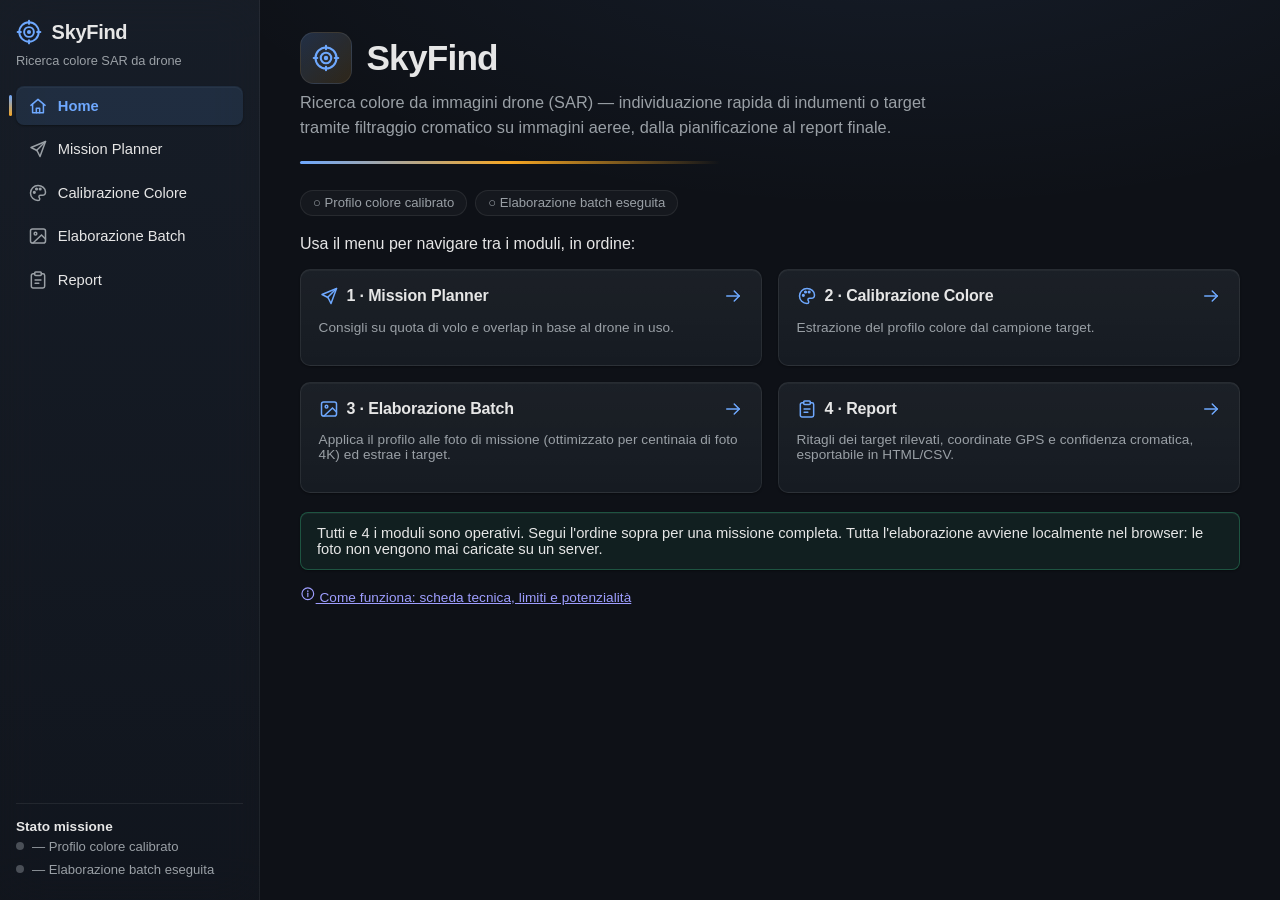
<file: index.html>
<!DOCTYPE html>
<html lang="it">
<head>
<meta charset="utf-8" />
<meta name="viewport" content="width=device-width, initial-scale=1, viewport-fit=cover" />
<meta name="theme-color" content="#0e1117" />
<title>SkyFind</title>
<link rel="icon" type="image/svg+xml" href="data:image/svg+xml,%3Csvg xmlns='http://www.w3.org/2000/svg' viewBox='0 0 24 24'%3E%3Crect width='24' height='24' rx='6' fill='%230e1117'/%3E%3Cg fill='none' stroke='%236EA8FE' stroke-width='1.8' stroke-linecap='round'%3E%3Ccircle cx='12' cy='12' r='7.5'/%3E%3Ccircle cx='12' cy='12' r='3.6'/%3E%3Cpath d='M12 2.5v2.6M12 18.9v2.6M2.5 12h2.6M18.9 12h2.6'/%3E%3C/g%3E%3Ccircle cx='12' cy='12' r='1' fill='%23F5A623'/%3E%3C/svg%3E" />
<!--
  APP_VERSION: cambia SOLO questo valore ad ogni modifica di un file .js o
  .css dell'app (es. all'hash del commit, o incrementa di 1). Il "?v=..."
  aggiunto agli URL qui sotto e in fondo alla pagina forza il browser a
  scaricare la versione nuova invece di riusare quella in cache — senza
  questo, un Ctrl+Shift+R a volte non basta a far vedere le modifiche
  appena pubblicate. (opencv.js non è versionato: è una libreria esterna
  pesante che non modifichiamo mai, meglio lasciarla in cache a lungo).
-->
<script>window.APP_VERSION = '19';</script>
<script>document.write('<link rel="stylesheet" href="style.css?v=' + window.APP_VERSION + '" />');</script>
</head>
<body>
<div id="sf-layout">

  <aside id="sf-sidebar">
    <div class="sf-brand">
      <span class="sf-brand-icon" data-icon="radar"></span>
      <h2>SkyFind</h2>
    </div>
    <div class="sf-sidebar-tagline">Ricerca colore SAR da drone</div>

    <nav id="sf-nav">
      <a class="sf-nav-link" id="nav-home" onclick="SF.navigate('home')"><span class="sf-nav-ico" data-icon="home"></span><span class="sf-nav-lbl"><span class="sf-l">Home</span><span class="sf-s">Home</span></span></a>
      <a class="sf-nav-link" id="nav-mission" onclick="SF.navigate('mission')"><span class="sf-nav-ico" data-icon="plane"></span><span class="sf-nav-lbl"><span class="sf-l">Mission Planner</span><span class="sf-s">Planner</span></span></a>
      <a class="sf-nav-link" id="nav-calibrazione" onclick="SF.navigate('calibrazione')"><span class="sf-nav-ico" data-icon="palette"></span><span class="sf-nav-lbl"><span class="sf-l">Calibrazione Colore</span><span class="sf-s">Colore</span></span></a>
      <a class="sf-nav-link" id="nav-batch" onclick="SF.navigate('batch')"><span class="sf-nav-ico" data-icon="image"></span><span class="sf-nav-lbl"><span class="sf-l">Elaborazione Batch</span><span class="sf-s">Batch</span></span></a>
      <a class="sf-nav-link" id="nav-report" onclick="SF.navigate('report')"><span class="sf-nav-ico" data-icon="clipboard"></span><span class="sf-nav-lbl"><span class="sf-l">Report</span><span class="sf-s">Report</span></span></a>
    </nav>

    <div class="sf-status-block">
      <strong>Stato missione</strong>
      <div id="sf-status-rows"></div>
    </div>
  </aside>

  <main id="sf-main">

    <section id="page-home" class="sf-page">
      <div class="sf-header"><div class="sf-icon" data-icon="radar"></div><h1>SkyFind</h1></div>
      <div class="sf-subtitle">
        Ricerca colore da immagini drone (SAR) — individuazione rapida di indumenti o target tramite filtraggio
        cromatico su immagini aeree, dalla pianificazione al report finale.
      </div>
      <div class="sf-divider"></div>

      <div id="home-status" class="sf-home-status"></div>

      <p>Usa il menu per navigare tra i moduli, in ordine:</p>

      <div class="sf-home-grid">
        <a class="sf-card sf-home-card" href="#mission" title="Apri: Mission Planner">
          <h3><span data-icon="plane"></span> 1 · Mission Planner<span class="sf-card-go" data-icon="arrow-right"></span></h3>
          <p class="sf-caption">Consigli su quota di volo e overlap in base al drone in uso.</p>
        </a>
        <a class="sf-card sf-home-card" href="#calibrazione" title="Apri: Calibrazione Colore">
          <h3><span data-icon="palette"></span> 2 · Calibrazione Colore<span class="sf-card-go" data-icon="arrow-right"></span></h3>
          <p class="sf-caption">Estrazione del profilo colore dal campione target.</p>
        </a>
        <a class="sf-card sf-home-card" href="#batch" title="Apri: Elaborazione Batch">
          <h3><span data-icon="image"></span> 3 · Elaborazione Batch<span class="sf-card-go" data-icon="arrow-right"></span></h3>
          <p class="sf-caption">Applica il profilo alle foto di missione (ottimizzato per centinaia di foto 4K) ed estrae i target.</p>
        </a>
        <a class="sf-card sf-home-card" href="#report" title="Apri: Report">
          <h3><span data-icon="clipboard"></span> 4 · Report<span class="sf-card-go" data-icon="arrow-right"></span></h3>
          <p class="sf-caption">Ritagli dei target rilevati, coordinate GPS e confidenza cromatica, esportabile in HTML/CSV.</p>
        </a>
      </div>

      <div class="sf-success" style="margin-top:1.2rem;">
        Tutti e 4 i moduli sono operativi. Segui l'ordine sopra per una missione completa. Tutta l'elaborazione avviene
        localmente nel browser: le foto non vengono mai caricate su un server.
      </div>
      <p class="sf-caption" style="margin-top:1rem;"><a href="info/" target="_blank" rel="noopener"><span data-icon="info"></span> Come funziona: scheda tecnica, limiti e potenzialità</a></p>
    </section>

    <section id="page-mission" class="sf-page">
      <div class="sf-module-pill">MODULO 1 DI 4</div>
      <div class="sf-header"><div class="sf-icon" data-icon="plane"></div><h1>Mission Planner Assistant</h1></div>
      <div class="sf-subtitle">Seleziona il drone: quota di volo e overlap consigliati sono automatici.</div>
      <div class="sf-divider"></div>
      <div id="mp-content"></div>
      <div class="sf-pagenav" data-page="mission"></div>
    </section>

    <section id="page-calibrazione" class="sf-page">
      <div class="sf-module-pill">MODULO 2 DI 4</div>
      <div class="sf-header"><div class="sf-icon" data-icon="palette"></div><h1>Calibrazione Colore Campione</h1></div>
      <div class="sf-subtitle">Scegli il colore del target col contagocce su una foto oppure da una palette. Il resto è automatico.</div>
      <div class="sf-divider"></div>
      <div id="calib-content"></div>
      <div class="sf-pagenav" data-page="calibrazione"></div>
    </section>

    <section id="page-batch" class="sf-page">
      <div class="sf-module-pill">MODULO 3 DI 4</div>
      <div class="sf-header"><div class="sf-icon" data-icon="image"></div><h1>Elaborazione Batch</h1></div>
      <div class="sf-subtitle">Applica il profilo colore calibrato a un lotto di foto di missione ed estrae i target rilevati.</div>
      <div class="sf-divider"></div>
      <div id="batch-content"></div>
      <div class="sf-pagenav" data-page="batch"></div>
    </section>

    <section id="page-report" class="sf-page">
      <div class="sf-module-pill">MODULO 4 DI 4</div>
      <div class="sf-header"><div class="sf-icon" data-icon="clipboard"></div><h1>Report Rilevamenti</h1></div>
      <div class="sf-divider"></div>
      <div id="report-content"></div>
      <div class="sf-pagenav" data-page="report"></div>
    </section>

  </main>
</div>

<script>
  // Carica gli script del progetto con "?v=APP_VERSION" per bypassare la cache del browser
  // (vedi commento APP_VERSION in <head>). opencv.js resta senza versione: libreria esterna
  // pesante mai modificata da noi, va bene tenerla in cache a lungo.
  (function () {
    var v = window.APP_VERSION;
    var files = [
      'drones_data.js',
      'icons.js',
      'color_calib.js',
      'geo_utils.js',
      'exif_gps.js',
      'scene_colors.js',
    ];
    files.forEach(function (f) {
      document.write('<scr' + 'ipt src="' + f + '?v=' + v + '"></scr' + 'ipt>');
    });
  })();
</script>
<script src="opencv.js"></script>
<script>
  (function () {
    var v = window.APP_VERSION;
    var files = [
      'js/app.js',
      'js/mission_planner.js',
      'js/calibrazione.js',
      'js/batch.js',
      'js/report.js',
    ];
    files.forEach(function (f) {
      document.write('<scr' + 'ipt src="' + f + '?v=' + v + '"></scr' + 'ipt>');
    });
  })();
</script>
</body>
</html>
</file>
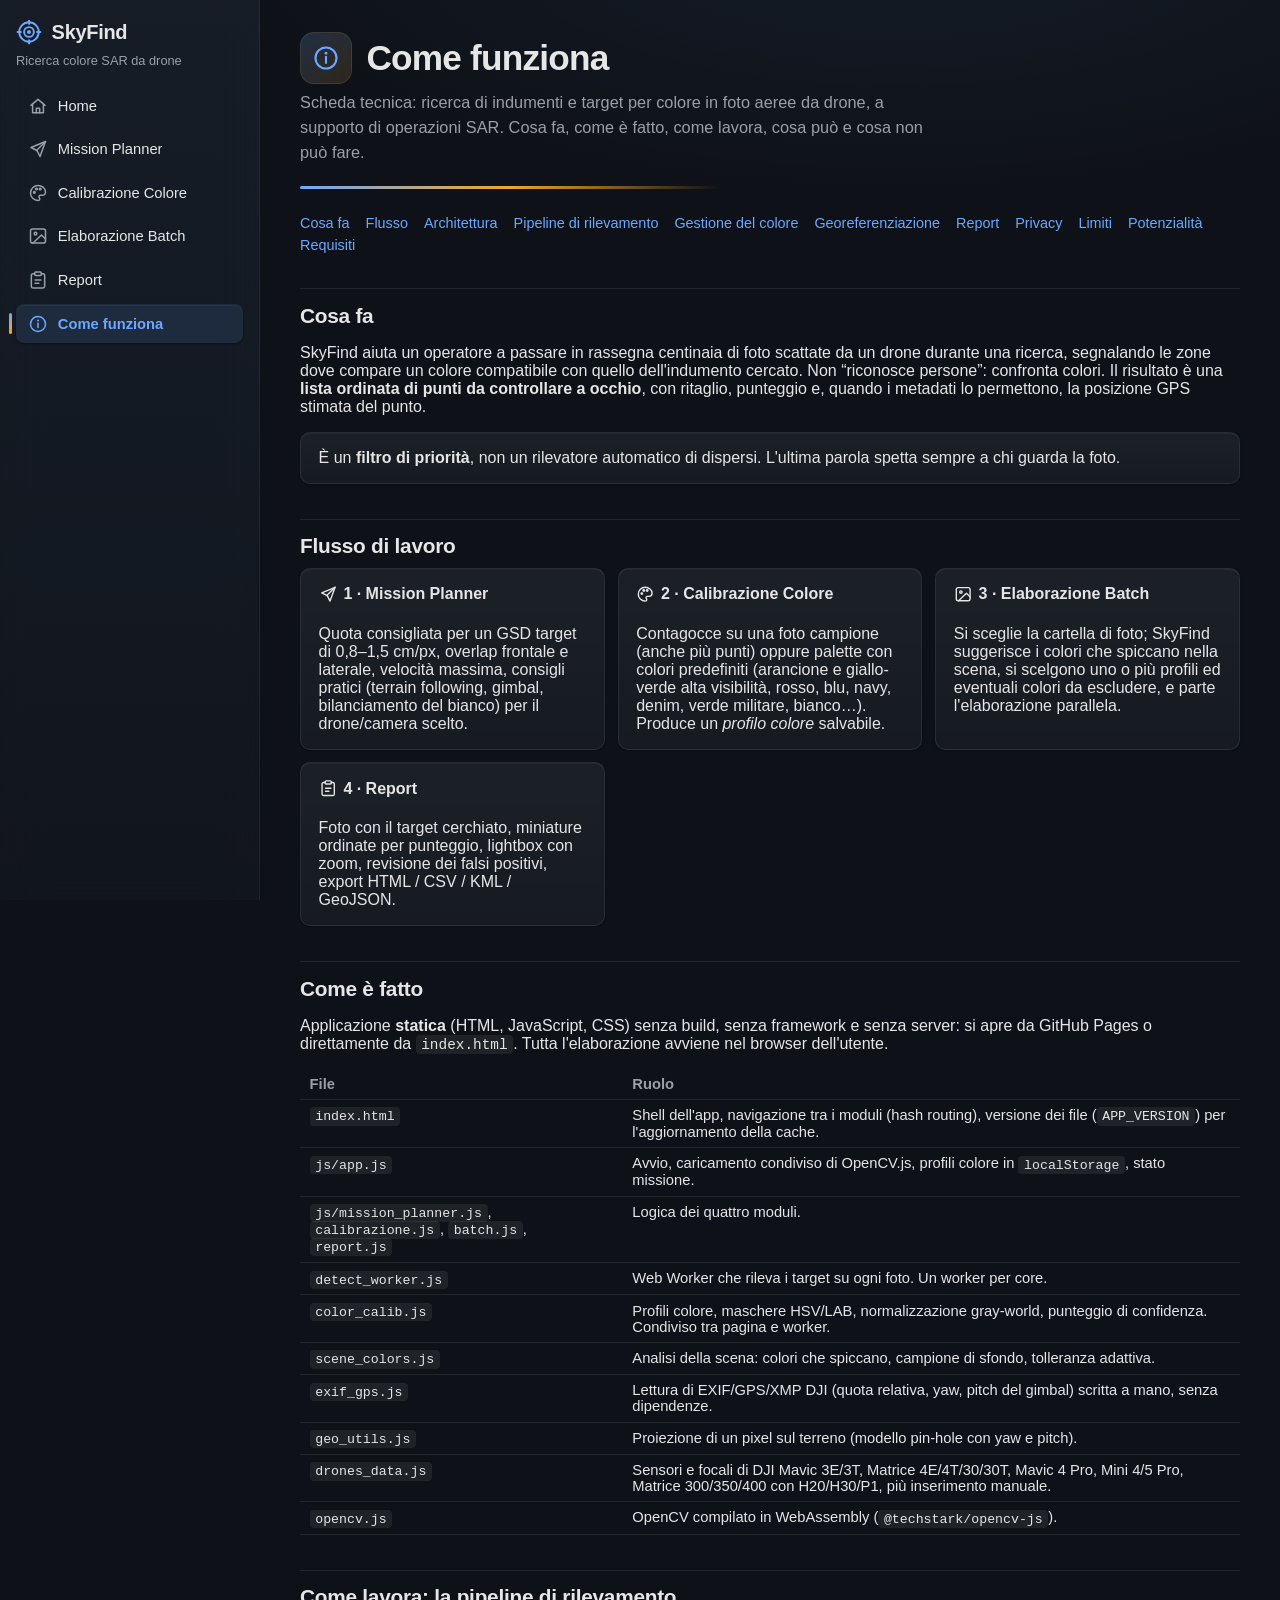
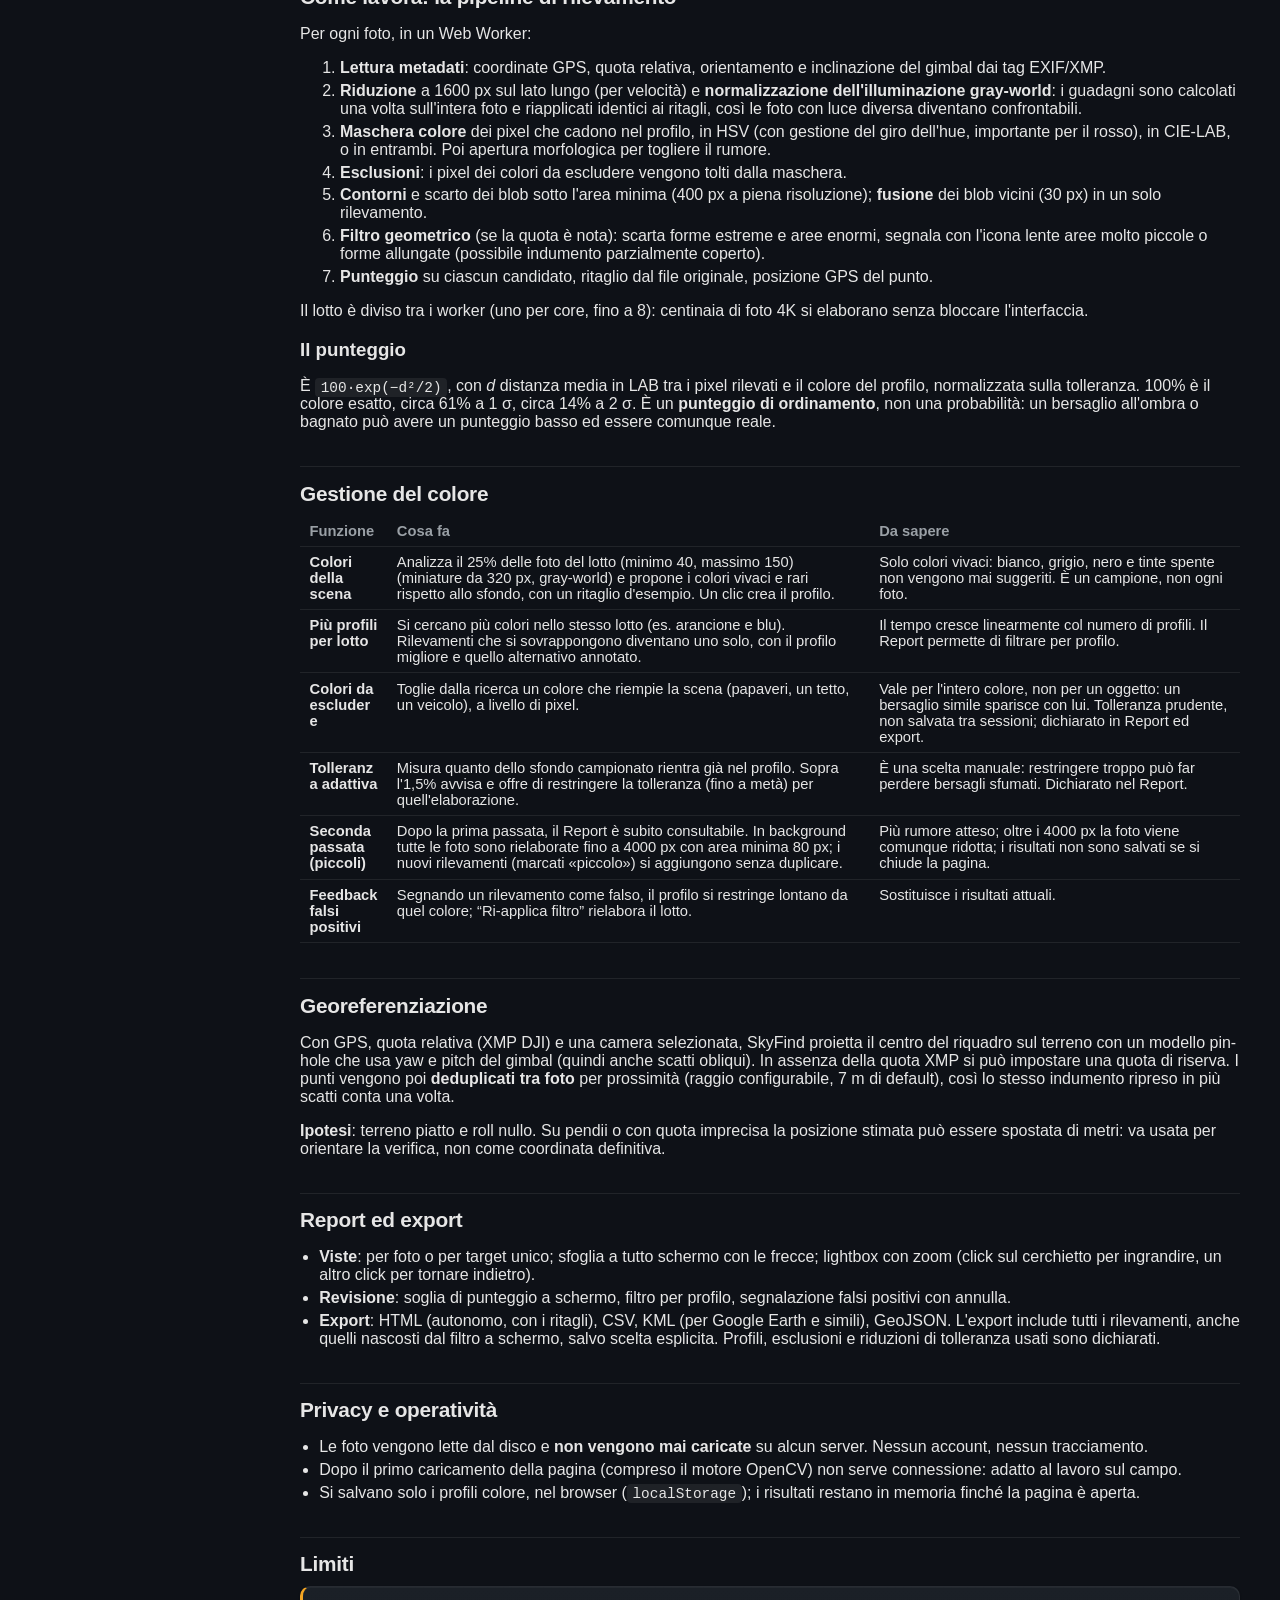
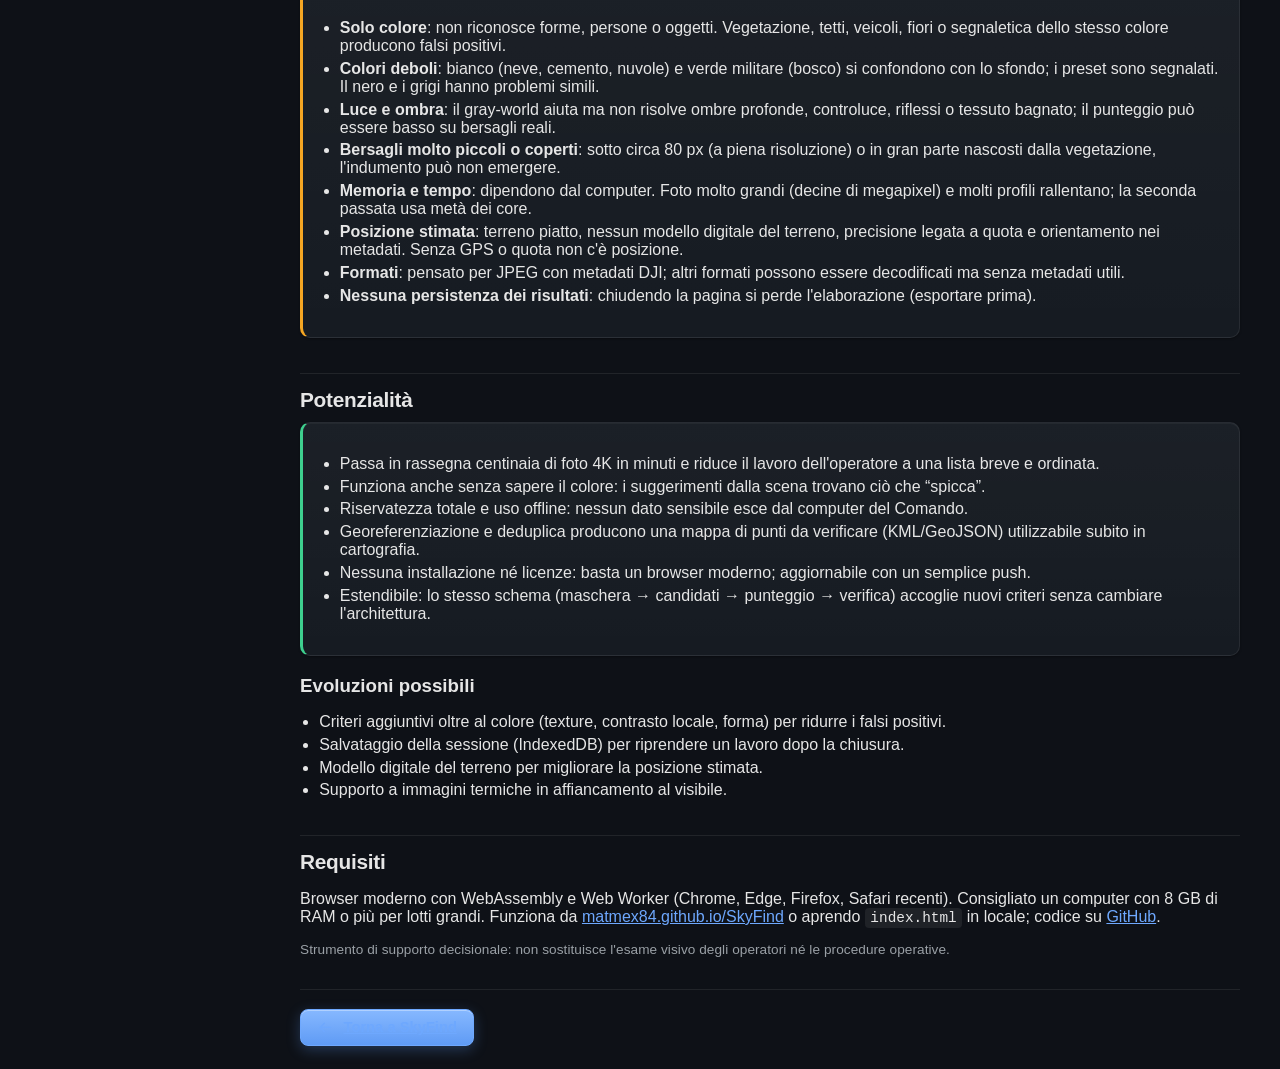
<file: info/index.html>
<!DOCTYPE html>
<html lang="it">
<head>
<meta charset="utf-8">
<meta name="viewport" content="width=device-width, initial-scale=1, viewport-fit=cover">
<meta name="theme-color" content="#0e1117">
<title>SkyFind — Scheda tecnica</title>
<link rel="icon" type="image/svg+xml" href="data:image/svg+xml,%3Csvg xmlns='http://www.w3.org/2000/svg' viewBox='0 0 24 24'%3E%3Crect width='24' height='24' rx='6' fill='%230e1117'/%3E%3Cg fill='none' stroke='%236EA8FE' stroke-width='1.8' stroke-linecap='round'%3E%3Ccircle cx='12' cy='12' r='7.5'/%3E%3Ccircle cx='12' cy='12' r='3.6'/%3E%3Cpath d='M12 2.5v2.6M12 18.9v2.6M2.5 12h2.6M18.9 12h2.6'/%3E%3C/g%3E%3Ccircle cx='12' cy='12' r='1' fill='%23F5A623'/%3E%3C/svg%3E" />
<link rel="stylesheet" href="../style.css?v=19">
<style>
  #sf-main h2{margin:2.2rem 0 .6rem;padding-top:.9rem;border-top:1px solid var(--border);font-size:1.3rem}
  #sf-main h3{margin:1.2rem 0 .3rem}
  #sf-main code{background:rgba(255,255,255,.07);padding:.1rem .35rem;border-radius:4px;font-size:.9em}
  #sf-main a{color:var(--accent)}
  #sf-main ul{padding-left:1.2rem} #sf-main li{margin:.3rem 0}
  .grid{display:grid;grid-template-columns:repeat(auto-fit,minmax(240px,1fr));gap:.8rem}
  .grid .sf-card strong{display:flex;align-items:center;gap:.4rem;margin-bottom:.2rem}
  .sf-card.ok{border-left:3px solid var(--good)} .sf-card.no{border-left:3px solid var(--accent-warm)}
  .tablewrap{overflow-x:auto}
  table{border-collapse:collapse;width:100%;font-size:.92rem}
  th,td{text-align:left;border-bottom:1px solid var(--border);padding:.45rem .6rem;vertical-align:top}
  th{color:var(--muted);font-weight:600}
  nav.toc{display:flex;flex-wrap:wrap;gap:.4rem 1rem;font-size:.9rem;margin:0 0 .5rem}
  nav.toc a{text-decoration:none} nav.toc a:hover{text-decoration:underline}
  pre{background:rgba(255,255,255,.05);padding:.8rem 1rem;border-radius:8px;overflow-x:auto;font-size:.85rem}
  .sf-pagenav{display:flex;margin-top:2rem}
</style>
</head>
<body>
<div id="sf-layout">
  <aside id="sf-sidebar">
    <div class="sf-brand"><span class="sf-brand-icon" data-icon="radar"></span><h2>SkyFind</h2></div>
    <div class="sf-sidebar-tagline">Ricerca colore SAR da drone</div>
    <nav id="sf-nav">
      <a class="sf-nav-link" href="../#home"><span class="sf-nav-ico" data-icon="home"></span><span class="sf-nav-lbl"><span class="sf-l">Home</span><span class="sf-s">Home</span></span></a>
      <a class="sf-nav-link" href="../#mission"><span class="sf-nav-ico" data-icon="plane"></span><span class="sf-nav-lbl"><span class="sf-l">Mission Planner</span><span class="sf-s">Planner</span></span></a>
      <a class="sf-nav-link" href="../#calibrazione"><span class="sf-nav-ico" data-icon="palette"></span><span class="sf-nav-lbl"><span class="sf-l">Calibrazione Colore</span><span class="sf-s">Colore</span></span></a>
      <a class="sf-nav-link" href="../#batch"><span class="sf-nav-ico" data-icon="image"></span><span class="sf-nav-lbl"><span class="sf-l">Elaborazione Batch</span><span class="sf-s">Batch</span></span></a>
      <a class="sf-nav-link" href="../#report"><span class="sf-nav-ico" data-icon="clipboard"></span><span class="sf-nav-lbl"><span class="sf-l">Report</span><span class="sf-s">Report</span></span></a>
      <a class="sf-nav-link active" href="./" aria-current="page"><span class="sf-nav-ico" data-icon="info"></span><span class="sf-nav-lbl"><span class="sf-l">Come funziona</span><span class="sf-s">Info</span></span></a>
    </nav>
  </aside>
  <main id="sf-main">
    <div class="sf-header"><div class="sf-icon" data-icon="info"></div><h1>Come funziona</h1></div>
    <div class="sf-subtitle">Scheda tecnica: ricerca di indumenti e target per colore in foto aeree da drone, a supporto di operazioni SAR. Cosa fa, come è fatto, come lavora, cosa può e cosa non può fare.</div>
    <div class="sf-divider"></div>
    <nav class="toc">
    <a href="#cosa">Cosa fa</a><a href="#flusso">Flusso</a><a href="#architettura">Architettura</a><a href="#pipeline">Pipeline di rilevamento</a>
    <a href="#colore">Gestione del colore</a><a href="#geo">Georeferenziazione</a><a href="#report">Report</a><a href="#privacy">Privacy</a>
    <a href="#limiti">Limiti</a><a href="#potenzialita">Potenzialità</a><a href="#req">Requisiti</a>
  </nav>

  <h2 id="cosa">Cosa fa</h2>
  <p>SkyFind aiuta un operatore a passare in rassegna centinaia di foto scattate da un drone durante una ricerca, segnalando le zone dove compare un colore compatibile con quello dell'indumento cercato. Non “riconosce persone”: confronta colori. Il risultato è una <strong>lista ordinata di punti da controllare a occhio</strong>, con ritaglio, punteggio e, quando i metadati lo permettono, la posizione GPS stimata del punto.</p>
  <div class="sf-card">È un <strong>filtro di priorità</strong>, non un rilevatore automatico di dispersi. L'ultima parola spetta sempre a chi guarda la foto.</div>

  <h2 id="flusso">Flusso di lavoro</h2>
  <div class="grid">
    <div class="sf-card"><strong><span data-icon="plane"></span> 1 · Mission Planner</strong><br>Quota consigliata per un GSD target di 0,8–1,5 cm/px, overlap frontale e laterale, velocità massima, consigli pratici (terrain following, gimbal, bilanciamento del bianco) per il drone/camera scelto.</div>
    <div class="sf-card"><strong><span data-icon="palette"></span> 2 · Calibrazione Colore</strong><br>Contagocce su una foto campione (anche più punti) oppure palette con colori predefiniti (arancione e giallo-verde alta visibilità, rosso, blu, navy, denim, verde militare, bianco…). Produce un <em>profilo colore</em> salvabile.</div>
    <div class="sf-card"><strong><span data-icon="image"></span> 3 · Elaborazione Batch</strong><br>Si sceglie la cartella di foto; SkyFind suggerisce i colori che spiccano nella scena, si scelgono uno o più profili ed eventuali colori da escludere, e parte l'elaborazione parallela.</div>
    <div class="sf-card"><strong><span data-icon="clipboard"></span> 4 · Report</strong><br>Foto con il target cerchiato, miniature ordinate per punteggio, lightbox con zoom, revisione dei falsi positivi, export HTML / CSV / KML / GeoJSON.</div>
  </div>

  <h2 id="architettura">Come è fatto</h2>
  <p>Applicazione <strong>statica</strong> (HTML, JavaScript, CSS) senza build, senza framework e senza server: si apre da GitHub Pages o direttamente da <code>index.html</code>. Tutta l'elaborazione avviene nel browser dell'utente.</p>
  <div class="tablewrap"><table>
    <tr><th>File</th><th>Ruolo</th></tr>
    <tr><td><code>index.html</code></td><td>Shell dell'app, navigazione tra i moduli (hash routing), versione dei file (<code>APP_VERSION</code>) per l'aggiornamento della cache.</td></tr>
    <tr><td><code>js/app.js</code></td><td>Avvio, caricamento condiviso di OpenCV.js, profili colore in <code>localStorage</code>, stato missione.</td></tr>
    <tr><td><code>js/mission_planner.js</code>, <code>calibrazione.js</code>, <code>batch.js</code>, <code>report.js</code></td><td>Logica dei quattro moduli.</td></tr>
    <tr><td><code>detect_worker.js</code></td><td>Web Worker che rileva i target su ogni foto. Un worker per core.</td></tr>
    <tr><td><code>color_calib.js</code></td><td>Profili colore, maschere HSV/LAB, normalizzazione gray-world, punteggio di confidenza. Condiviso tra pagina e worker.</td></tr>
    <tr><td><code>scene_colors.js</code></td><td>Analisi della scena: colori che spiccano, campione di sfondo, tolleranza adattiva.</td></tr>
    <tr><td><code>exif_gps.js</code></td><td>Lettura di EXIF/GPS/XMP DJI (quota relativa, yaw, pitch del gimbal) scritta a mano, senza dipendenze.</td></tr>
    <tr><td><code>geo_utils.js</code></td><td>Proiezione di un pixel sul terreno (modello pin-hole con yaw e pitch).</td></tr>
    <tr><td><code>drones_data.js</code></td><td>Sensori e focali di DJI Mavic 3E/3T, Matrice 4E/4T/30/30T, Mavic 4 Pro, Mini 4/5 Pro, Matrice 300/350/400 con H20/H30/P1, più inserimento manuale.</td></tr>
    <tr><td><code>opencv.js</code></td><td>OpenCV compilato in WebAssembly (<code>@techstark/opencv-js</code>).</td></tr>
  </table></div>

  <h2 id="pipeline">Come lavora: la pipeline di rilevamento</h2>
  <p>Per ogni foto, in un Web Worker:</p>
  <ol>
    <li><strong>Lettura metadati</strong>: coordinate GPS, quota relativa, orientamento e inclinazione del gimbal dai tag EXIF/XMP.</li>
    <li><strong>Riduzione</strong> a 1600 px sul lato lungo (per velocità) e <strong>normalizzazione dell'illuminazione gray-world</strong>: i guadagni sono calcolati una volta sull'intera foto e riapplicati identici ai ritagli, così le foto con luce diversa diventano confrontabili.</li>
    <li><strong>Maschera colore</strong> dei pixel che cadono nel profilo, in HSV (con gestione del giro dell'hue, importante per il rosso), in CIE-LAB, o in entrambi. Poi apertura morfologica per togliere il rumore.</li>
    <li><strong>Esclusioni</strong>: i pixel dei colori da escludere vengono tolti dalla maschera.</li>
    <li><strong>Contorni</strong> e scarto dei blob sotto l'area minima (400 px a piena risoluzione); <strong>fusione</strong> dei blob vicini (30 px) in un solo rilevamento.</li>
    <li><strong>Filtro geometrico</strong> (se la quota è nota): scarta forme estreme e aree enormi, segnala con l'icona lente aree molto piccole o forme allungate (possibile indumento parzialmente coperto).</li>
    <li><strong>Punteggio</strong> su ciascun candidato, ritaglio dal file originale, posizione GPS del punto.</li>
  </ol>
  <p>Il lotto è diviso tra i worker (uno per core, fino a 8): centinaia di foto 4K si elaborano senza bloccare l'interfaccia.</p>
  <h3>Il punteggio</h3>
  <p>È <code>100·exp(−d²/2)</code>, con <em>d</em> distanza media in LAB tra i pixel rilevati e il colore del profilo, normalizzata sulla tolleranza. 100% è il colore esatto, circa 61% a 1 σ, circa 14% a 2 σ. È un <strong>punteggio di ordinamento</strong>, non una probabilità: un bersaglio all'ombra o bagnato può avere un punteggio basso ed essere comunque reale.</p>

  <h2 id="colore">Gestione del colore</h2>
  <div class="tablewrap"><table>
    <tr><th>Funzione</th><th>Cosa fa</th><th>Da sapere</th></tr>
    <tr><td><strong>Colori della scena</strong></td><td>Analizza il 25% delle foto del lotto (minimo 40, massimo 150) (miniature da 320 px, gray-world) e propone i colori vivaci e rari rispetto allo sfondo, con un ritaglio d'esempio. Un clic crea il profilo.</td><td>Solo colori vivaci: bianco, grigio, nero e tinte spente non vengono mai suggeriti. È un campione, non ogni foto.</td></tr>
    <tr><td><strong>Più profili per lotto</strong></td><td>Si cercano più colori nello stesso lotto (es. arancione e blu). Rilevamenti che si sovrappongono diventano uno solo, con il profilo migliore e quello alternativo annotato.</td><td>Il tempo cresce linearmente col numero di profili. Il Report permette di filtrare per profilo.</td></tr>
    <tr><td><strong>Colori da escludere</strong></td><td>Toglie dalla ricerca un colore che riempie la scena (papaveri, un tetto, un veicolo), a livello di pixel.</td><td>Vale per l'intero colore, non per un oggetto: un bersaglio simile sparisce con lui. Tolleranza prudente, non salvata tra sessioni; dichiarato in Report ed export.</td></tr>
    <tr><td><strong>Tolleranza adattiva</strong></td><td>Misura quanto dello sfondo campionato rientra già nel profilo. Sopra l'1,5% avvisa e offre di restringere la tolleranza (fino a metà) per quell'elaborazione.</td><td>È una scelta manuale: restringere troppo può far perdere bersagli sfumati. Dichiarato nel Report.</td></tr>
    <tr><td><strong>Seconda passata (piccoli)</strong></td><td>Dopo la prima passata, il Report è subito consultabile. In background tutte le foto sono rielaborate fino a 4000 px con area minima 80 px; i nuovi rilevamenti (marcati «piccolo») si aggiungono senza duplicare.</td><td>Più rumore atteso; oltre i 4000 px la foto viene comunque ridotta; i risultati non sono salvati se si chiude la pagina.</td></tr>
    <tr><td><strong>Feedback falsi positivi</strong></td><td>Segnando un rilevamento come falso, il profilo si restringe lontano da quel colore; “Ri-applica filtro” rielabora il lotto.</td><td>Sostituisce i risultati attuali.</td></tr>
  </table></div>

  <h2 id="geo">Georeferenziazione</h2>
  <p>Con GPS, quota relativa (XMP DJI) e una camera selezionata, SkyFind proietta il centro del riquadro sul terreno con un modello pin-hole che usa yaw e pitch del gimbal (quindi anche scatti obliqui). In assenza della quota XMP si può impostare una quota di riserva. I punti vengono poi <strong>deduplicati tra foto</strong> per prossimità (raggio configurabile, 7 m di default), così lo stesso indumento ripreso in più scatti conta una volta.</p>
  <p><strong>Ipotesi</strong>: terreno piatto e roll nullo. Su pendii o con quota imprecisa la posizione stimata può essere spostata di metri: va usata per orientare la verifica, non come coordinata definitiva.</p>

  <h2 id="report">Report ed export</h2>
  <ul>
    <li><strong>Viste</strong>: per foto o per target unico; sfoglia a tutto schermo con le frecce; lightbox con zoom (click sul cerchietto per ingrandire, un altro click per tornare indietro).</li>
    <li><strong>Revisione</strong>: soglia di punteggio a schermo, filtro per profilo, segnalazione falsi positivi con annulla.</li>
    <li><strong>Export</strong>: HTML (autonomo, con i ritagli), CSV, KML (per Google Earth e simili), GeoJSON. L'export include tutti i rilevamenti, anche quelli nascosti dal filtro a schermo, salvo scelta esplicita. Profili, esclusioni e riduzioni di tolleranza usati sono dichiarati.</li>
  </ul>

  <h2 id="privacy">Privacy e operatività</h2>
  <ul>
    <li>Le foto vengono lette dal disco e <strong>non vengono mai caricate</strong> su alcun server. Nessun account, nessun tracciamento.</li>
    <li>Dopo il primo caricamento della pagina (compreso il motore OpenCV) non serve connessione: adatto al lavoro sul campo.</li>
    <li>Si salvano solo i profili colore, nel browser (<code>localStorage</code>); i risultati restano in memoria finché la pagina è aperta.</li>
  </ul>

  <h2 id="limiti">Limiti</h2>
  <div class="sf-card no">
    <ul>
      <li><strong>Solo colore</strong>: non riconosce forme, persone o oggetti. Vegetazione, tetti, veicoli, fiori o segnaletica dello stesso colore producono falsi positivi.</li>
      <li><strong>Colori deboli</strong>: bianco (neve, cemento, nuvole) e verde militare (bosco) si confondono con lo sfondo; i preset sono segnalati. Il nero e i grigi hanno problemi simili.</li>
      <li><strong>Luce e ombra</strong>: il gray-world aiuta ma non risolve ombre profonde, controluce, riflessi o tessuto bagnato; il punteggio può essere basso su bersagli reali.</li>
      <li><strong>Bersagli molto piccoli o coperti</strong>: sotto circa 80 px (a piena risoluzione) o in gran parte nascosti dalla vegetazione, l'indumento può non emergere.</li>
      <li><strong>Memoria e tempo</strong>: dipendono dal computer. Foto molto grandi (decine di megapixel) e molti profili rallentano; la seconda passata usa metà dei core.</li>
      <li><strong>Posizione stimata</strong>: terreno piatto, nessun modello digitale del terreno, precisione legata a quota e orientamento nei metadati. Senza GPS o quota non c'è posizione.</li>
      <li><strong>Formati</strong>: pensato per JPEG con metadati DJI; altri formati possono essere decodificati ma senza metadati utili.</li>
      <li><strong>Nessuna persistenza dei risultati</strong>: chiudendo la pagina si perde l'elaborazione (esportare prima).</li>
    </ul>
  </div>

  <h2 id="potenzialita">Potenzialità</h2>
  <div class="sf-card ok">
    <ul>
      <li>Passa in rassegna centinaia di foto 4K in minuti e riduce il lavoro dell'operatore a una lista breve e ordinata.</li>
      <li>Funziona anche senza sapere il colore: i suggerimenti dalla scena trovano ciò che “spicca”.</li>
      <li>Riservatezza totale e uso offline: nessun dato sensibile esce dal computer del Comando.</li>
      <li>Georeferenziazione e deduplica producono una mappa di punti da verificare (KML/GeoJSON) utilizzabile subito in cartografia.</li>
      <li>Nessuna installazione né licenze: basta un browser moderno; aggiornabile con un semplice push.</li>
      <li>Estendibile: lo stesso schema (maschera → candidati → punteggio → verifica) accoglie nuovi criteri senza cambiare l'architettura.</li>
    </ul>
  </div>
  <h3>Evoluzioni possibili</h3>
  <ul>
    <li>Criteri aggiuntivi oltre al colore (texture, contrasto locale, forma) per ridurre i falsi positivi.</li>
    <li>Salvataggio della sessione (IndexedDB) per riprendere un lavoro dopo la chiusura.</li>
    <li>Modello digitale del terreno per migliorare la posizione stimata.</li>
    <li>Supporto a immagini termiche in affiancamento al visibile.</li>
  </ul>

  <h2 id="req">Requisiti</h2>
  <p>Browser moderno con WebAssembly e Web Worker (Chrome, Edge, Firefox, Safari recenti). Consigliato un computer con 8 GB di RAM o più per lotti grandi. Funziona da <a href="https://matmex84.github.io/SkyFind/">matmex84.github.io/SkyFind</a> o aprendo <code>index.html</code> in locale; codice su <a href="https://github.com/MatMex84/SkyFind">GitHub</a>.</p>
  <p class="sf-caption">Strumento di supporto decisionale: non sostituisce l'esame visivo degli operatori né le procedure operative.</p>

    <div class="sf-pagenav"><a class="sf-btn primary" href="../#home"><span data-icon="arrow-left"></span> Torna a SkyFind</a></div>
  </main>
</div>
<script src="../icons.js?v=19"></script>
<script>document.addEventListener('DOMContentLoaded',function(){SF.hydrateIcons();});</script>
</body>
</html>
</file>
<file: style.css>
:root {
  /* Tema scuro fisso (nessun toggle chiaro/scuro nell'app): dice al browser di disegnare i controlli
     nativi (menu a tendina, scrollbar, ecc.) con la sua chrome scura invece del bianco/grigio di
     default del sistema operativo — altrimenti il popup delle <option> di una <select> resta chiaro
     anche se lo <select> stesso è stilizzato scuro (background/color su <option> da soli non bastano
     su tutti i motori di rendering). */
  color-scheme: dark;
  --bg: #0e1117;
  --panel: #161b22;
  --panel-soft: rgba(255,255,255,0.03);
  --border: rgba(255,255,255,0.08);
  --accent: #6EA8FE;
  --accent-warm: #F5A623;
  --muted: #9aa0a6;
  --text: #e6e6e6;
  --danger: #f56565;
  --good: #3ecf8e;
}

* { box-sizing: border-box; }

html, body {
  margin: 0; padding: 0;
  background: var(--bg); color: var(--text);
  font-family: -apple-system, BlinkMacSystemFont, "Segoe UI", Roboto, Helvetica, Arial, sans-serif;
  font-size: 16px;
}

#sf-layout { display: flex; min-height: 100vh; }

/* ---------- Sidebar ---------- */
#sf-sidebar {
  width: 260px; flex-shrink: 0;
  background: var(--panel);
  border-right: 1px solid var(--border);
  padding: 1.2rem 1rem;
  display: flex; flex-direction: column; gap: 1.1rem;
}
.sf-brand { display: flex; align-items: center; gap: 0.6rem; }
.sf-brand .sf-brand-icon { font-size: 1.6rem; }
.sf-brand h2 { margin: 0; font-size: 1.25rem; }
.sf-sidebar-tagline { color: var(--muted); font-size: 0.8rem; margin-top: -0.6rem; }

#sf-nav { display: flex; flex-direction: column; gap: 0.25rem; }
.sf-nav-link {
  display: flex; align-items: center; gap: 0.6rem;
  padding: 0.55rem 0.7rem; border-radius: 8px;
  color: var(--text); text-decoration: none; font-size: 0.92rem;
  border: 1px solid transparent; cursor: pointer;
}
.sf-nav-link:hover { background: rgba(255,255,255,0.05); }
.sf-nav-link.active { background: rgba(110,168,254,0.13); border-color: rgba(110,168,254,0.35); color: var(--accent); font-weight: 600; }

.sf-status-block { margin-top: auto; padding-top: 0.8rem; border-top: 1px solid var(--border); }
.sf-status-block strong { font-size: 0.85rem; }
.sf-status-row { display: flex; align-items: center; gap: 0.5rem; font-size: 0.82rem; padding: 0.25rem 0; color: var(--muted); }
.sf-status-dot { width: 8px; height: 8px; border-radius: 50%; flex-shrink: 0; background: #4a4f57; }
.sf-status-dot.done { background: var(--accent-warm); }

/* ---------- Main content ---------- */
#sf-main { flex: 1; padding: 2rem 2.5rem; max-width: 1100px; }
.sf-page { display: none; }
.sf-page.active { display: block; }

.sf-module-pill {
  display: inline-flex; align-items: center; gap: 0.4rem;
  background: rgba(110,168,254,0.13); color: var(--accent);
  border: 1px solid rgba(110,168,254,0.35);
  border-radius: 999px; padding: 0.15rem 0.75rem; font-size: 0.78rem;
  font-weight: 600; letter-spacing: 0.04em; margin-bottom: 0.7rem;
}
.sf-header { display: flex; align-items: center; gap: 0.9rem; margin-bottom: 0.1rem; }
.sf-header .sf-icon {
  display: flex; align-items: center; justify-content: center; flex-shrink: 0;
  width: 52px; height: 52px; border-radius: 14px; font-size: 1.6rem;
  background: linear-gradient(135deg, rgba(110,168,254,0.20), rgba(245,166,35,0.14));
  border: 1px solid var(--border);
}
.sf-header h1 { margin: 0; line-height: 1.15; font-size: 2rem; }
.sf-subtitle { color: var(--muted); margin-top: 0.35rem; margin-bottom: 1.3rem; max-width: 70ch; }
.sf-divider {
  height: 3px; border-radius: 3px; margin: 0.5rem 0 1.6rem 0; max-width: 420px;
  background: linear-gradient(90deg, var(--accent), var(--accent-warm), transparent);
}

h2.sf-section { font-size: 1.15rem; margin: 1.8rem 0 0.8rem; }
h2.sf-section:first-of-type { margin-top: 0.6rem; }

.sf-card { background: var(--panel); border: 1px solid var(--border); border-radius: 10px; padding: 1rem 1.1rem; }
.sf-grid-2 { display: grid; grid-template-columns: 1fr 1fr; gap: 1rem; }
.sf-grid-4 { display: grid; grid-template-columns: repeat(4, 1fr); gap: 0.8rem; }
@media (max-width: 900px) { .sf-grid-4 { grid-template-columns: repeat(2, 1fr); } .sf-grid-2 { grid-template-columns: 1fr; } }

.sf-metric {
  background: var(--panel-soft); border: 1px solid var(--border); border-radius: 10px;
  padding: 0.75rem 0.8rem 0.6rem;
}
.sf-metric .sf-metric-label { color: var(--muted); font-size: 0.78rem; margin-bottom: 0.2rem; }
.sf-metric .sf-metric-value { font-size: 1.5rem; font-weight: 600; }

.sf-btn {
  display: inline-flex; align-items: center; gap: 0.4rem;
  background: rgba(255,255,255,0.06); color: var(--text);
  border: 1px solid var(--border); border-radius: 8px;
  padding: 0.55rem 1rem; font-size: 0.92rem; cursor: pointer;
}
.sf-btn:hover { background: rgba(255,255,255,0.1); }
.sf-btn.primary { background: var(--accent); color: #0e1117; border-color: var(--accent); font-weight: 600; }
.sf-btn.primary:hover { filter: brightness(1.08); }
.sf-btn.danger { background: rgba(245,101,101,0.12); color: var(--danger); border-color: rgba(245,101,101,0.35); }
.sf-btn:disabled { opacity: 0.5; cursor: not-allowed; }

/* Barra azione primaria ancorata in fondo alla viewport (Calibrazione/Batch): il bottone che
   conclude il modulo (Salva profilo / Avvia elaborazione) resta sempre raggiungibile senza dover
   scrollare fino in fondo, anche quando sopra ci sono dettagli tecnici aperti o form lunghi. */
.sf-sticky-bar {
  position: sticky; bottom: 0; z-index: 10;
  display: flex; align-items: center; gap: 0.8rem; flex-wrap: wrap;
  margin: 1.2rem -1.1rem -1rem; padding: 0.8rem 1.1rem;
  background: linear-gradient(to top, var(--bg, #0e1117) 55%, transparent);
}
.sf-sticky-bar #calib-save-msg, .sf-sticky-bar #batch-start-status { flex: 1 1 auto; min-width: 0; }

.sf-info, .sf-success, .sf-warning, .sf-error {
  border-radius: 8px; padding: 0.75rem 1rem; margin: 0.8rem 0; font-size: 0.92rem;
}
.sf-info { background: rgba(110,168,254,0.08); border: 1px solid rgba(110,168,254,0.3); }
.sf-success { background: rgba(62,207,142,0.08); border: 1px solid rgba(62,207,142,0.3); }
.sf-warning { background: rgba(245,166,35,0.08); border: 1px solid rgba(245,166,35,0.3); }
.sf-error { background: rgba(245,101,101,0.08); border: 1px solid rgba(245,101,101,0.3); }

.sf-caption { color: var(--muted); font-size: 0.85rem; }
label.sf-label { display: block; font-size: 0.88rem; margin-bottom: 0.3rem; color: var(--text); }
input[type="text"], input[type="number"], select {
  background: var(--panel-soft); border: 1px solid var(--border); color: var(--text);
  border-radius: 8px; padding: 0.5rem 0.6rem; font-size: 0.92rem; width: 100%;
}
/* Le righe del popup di una <select> (drone, profilo colore, ecc.) sono controlli nativi del
   browser: color-scheme:dark sopra fa buona parte del lavoro, background/color qui sotto
   allineano il colore esatto del popup a quello del resto dell'app invece di un grigio scuro
   generico scelto dal browser. */
select option { background: var(--panel); color: var(--text); }
input[type="range"] { width: 100%; }

.sf-radio-row { display: flex; gap: 1.2rem; flex-wrap: wrap; margin: 0.4rem 0 1rem; }
.sf-radio-row label { display: flex; align-items: center; gap: 0.4rem; font-size: 0.92rem; cursor: pointer; }

details.sf-expander { border: 1px solid var(--border); border-radius: 8px; padding: 0.6rem 0.9rem; margin: 0.9rem 0; background: var(--panel-soft); }
details.sf-expander summary { cursor: pointer; font-weight: 600; }

table.sf-table { border-collapse: collapse; width: 100%; margin-top: 0.5rem; }
table.sf-table th, table.sf-table td { text-align: left; padding: 0.35rem 0.6rem; border-bottom: 1px solid var(--border); font-size: 0.9rem; }

.sf-swatch { height: 90px; border-radius: 10px; border: 1px solid rgba(255,255,255,0.15); }
.sf-swatch-row { display: flex; gap: 0.4rem; }
.sf-swatch-row .sf-swatch-item { flex: 1; height: 46px; border-radius: 6px; border: 1px solid rgba(255,255,255,0.15); }

.sf-home-grid { display: grid; grid-template-columns: 1fr 1fr; gap: 1rem; margin-top: 1rem; }
.sf-home-card h3 { margin: 0 0 0.3rem; font-size: 1rem; }
@media (max-width: 800px) { .sf-home-grid { grid-template-columns: 1fr; } }

/* ---------- Pan/zoom picker (Calibrazione Colore) ---------- */
.sf-pz-wrap { position: relative; width: 100%; max-width: 640px; user-select: none; }
.sf-pz-viewport {
  position: relative; overflow: hidden; border-radius: 10px; border: 1px solid var(--border);
  background: #05070a; cursor: grab; touch-action: none;
}
.sf-pz-viewport.dragging { cursor: grabbing; }
.sf-pz-viewport img { position: absolute; left: 0; top: 0; will-change: left, top, width, height; }
.sf-pz-controls { position: absolute; right: 12px; bottom: 12px; display: flex; flex-direction: column; gap: 6px; z-index: 5; }
.sf-pz-btn {
  width: 34px; height: 34px; border-radius: 50%; border: 1px solid rgba(255,255,255,0.25);
  background: rgba(14,17,23,0.72); color: #fff; font-size: 1.1rem; line-height: 1;
  display: flex; align-items: center; justify-content: center; cursor: pointer; backdrop-filter: blur(2px);
}
.sf-pz-btn:hover { background: rgba(14,17,23,0.9); }
.sf-pz-zoomlabel {
  position: absolute; left: 12px; bottom: 12px; z-index: 5;
  background: rgba(14,17,23,0.72); color: #fff; font-size: 0.78rem; padding: 3px 8px; border-radius: 999px;
}
.sf-pz-crosshair {
  position: absolute; width: 22px; height: 22px; margin-left: -11px; margin-top: -11px;
  border: 2px solid var(--accent-warm); border-radius: 50%; pointer-events: none; z-index: 4;
  box-shadow: 0 0 0 2px rgba(0,0,0,0.5);
}
.sf-pz-hint {
  position: absolute; top: 10px; left: 50%; transform: translateX(-50%); z-index: 5;
  background: rgba(14,17,23,0.75); color: #fff; font-size: 0.78rem; padding: 4px 10px; border-radius: 999px;
  transition: opacity 0.6s ease;
}
.sf-pz-mark {
  position: absolute; width: 22px; height: 22px; margin-left: -11px; margin-top: -11px;
  border: 2px solid var(--accent-warm); border-radius: 50%; z-index: 6; cursor: pointer;
  background: rgba(245,166,35,0.85); color: #0e1117; font-size: 0.72rem; font-weight: 700;
  display: flex; align-items: center; justify-content: center; box-shadow: 0 0 0 2px rgba(0,0,0,0.5);
}
.sf-pz-mark:hover { background: rgba(245,101,101,0.9); border-color: var(--danger); }

.sf-link-btn { color: var(--accent); cursor: pointer; text-decoration: underline; }
.sf-link-btn:hover { color: var(--accent-warm); }

.sf-live-preview-img { width: 100%; border-radius: 8px; border: 1px solid var(--border); display: block; }

/* ---------- Report page ---------- */
.sf-photo-card { border: 1px solid var(--border); border-radius: 10px; margin-bottom: 1.3rem; background: var(--panel); overflow: hidden; }
.sf-photo-card-head { padding: 0.8rem 1rem; cursor: pointer; display: flex; justify-content: space-between; align-items: center; gap: 1rem; }
.sf-photo-card-head:hover { background: rgba(255,255,255,0.03); }
.sf-photo-card-title { font-weight: 600; }
.sf-photo-card-meta { color: var(--muted); font-size: 0.85rem; display: flex; gap: 1.2rem; flex-wrap: wrap; margin-top: 0.2rem; }
.sf-photo-card-meta a { color: var(--accent); }
.sf-photo-card-body { display: none; padding: 0 1rem 1rem; }
.sf-photo-card.open .sf-photo-card-body { display: block; }
.sf-photo-card-chevron { transition: transform 0.2s ease; color: var(--muted); }
.sf-photo-card.open .sf-photo-card-chevron { transform: rotate(90deg); }

.sf-photo-preview { position: relative; width: 100%; border-radius: 8px; overflow: hidden; background: #05070a; margin-bottom: 0.7rem; cursor: zoom-in; }
.sf-photo-preview img { width: 100%; display: block; }
.sf-photo-preview canvas { position: absolute; left: 0; top: 0; width: 100%; height: 100%; pointer-events: none; }

.sf-thumb-strip { display: flex; gap: 0.6rem; overflow-x: auto; padding-bottom: 0.3rem; }
.sf-thumb {
  position: relative;
  flex-shrink: 0; width: 96px; border-radius: 8px; overflow: hidden; border: 2px solid transparent;
  cursor: pointer; background: #05070a;
}
.sf-thumb.selected { border-color: var(--accent-warm); }
.sf-thumb img { width: 100%; height: 72px; object-fit: cover; display: block; }
.sf-thumb .sf-thumb-conf { font-size: 0.7rem; text-align: center; padding: 2px 0; color: var(--muted); }
.sf-thumb .sf-thumb-flag {
  position: absolute; top: 2px; right: 2px; font-size: 0.75rem; line-height: 1;
  background: rgba(0,0,0,0.6); border-radius: 4px; padding: 2px 3px;
}

.sf-lightbox {
  position: fixed; inset: 0; background: rgba(0,0,0,0.85); z-index: 200; /* sopra la Sfoglia (150) */
  display: none; align-items: center; justify-content: center; flex-direction: column; gap: 0.8rem;
}
.sf-lightbox.open { display: flex; }
.sf-lightbox img { max-width: 92vw; max-height: 78vh; border-radius: 8px; }
.sf-lightbox canvas { max-width: 92vw; max-height: 72vh; border-radius: 8px; cursor: zoom-out; } /* click chiude e torna alla foto/Sfoglia precedente */
.sf-lightbox-zoom { display: flex; align-items: center; gap: 0.6rem; color: var(--text); font-size: 0.9rem; }
.sf-lightbox-zoom .sf-btn { min-width: 2.4rem; padding: 0.25rem 0.6rem; font-size: 1.1rem; }
.sf-lightbox-zoom span { min-width: 3rem; text-align: center; }
.sf-lightbox-caption { color: var(--text); font-size: 0.9rem; }
.sf-lightbox-close {
  position: absolute; top: 18px; right: 24px; font-size: 1.8rem; color: #fff; cursor: pointer; background: none; border: none;
}

.sf-browse-modal {
  position: fixed; inset: 0; background: rgba(0,0,0,0.94); z-index: 150;
  display: none; flex-direction: column;
}
.sf-browse-modal.open { display: flex; }
.sf-browse-top { display: flex; justify-content: space-between; align-items: center; padding: 0.9rem 1.3rem; flex-shrink: 0; }
.sf-browse-counter { color: var(--muted); font-size: 0.9rem; }
.sf-browse-close { font-size: 1.8rem; color: #fff; cursor: pointer; background: none; border: none; line-height: 1; }
.sf-browse-stage { flex: 1; position: relative; display: flex; align-items: center; justify-content: center; padding: 0 4.8rem; min-height: 0; }
.sf-browse-frame { position: relative; display: inline-block; max-width: 100%; max-height: 100%; }
.sf-browse-frame img { display: block; max-width: calc(100vw - 11.5rem); max-height: calc(100vh - 12.5rem); border-radius: 6px; }
.sf-browse-frame canvas { position: absolute; left: 0; top: 0; width: 100%; height: 100%; cursor: zoom-in; } /* riceve il click sui cerchi */
.sf-browse-nav {
  position: absolute; top: 50%; transform: translateY(-50%); width: 52px; height: 52px; border-radius: 50%;
  background: rgba(255,255,255,0.08); border: 1px solid rgba(255,255,255,0.25); color: #fff; font-size: 1.7rem;
  display: flex; align-items: center; justify-content: center; cursor: pointer; z-index: 5;
}
.sf-browse-nav:hover { background: rgba(255,255,255,0.18); }
.sf-browse-nav:disabled { opacity: 0.25; cursor: not-allowed; }
.sf-browse-nav.prev { left: 1rem; }
.sf-browse-nav.next { right: 1rem; }
.sf-browse-caption { color: var(--text); font-size: 0.9rem; text-align: center; padding: 0.7rem 1.3rem 1.2rem; flex-shrink: 0; }
.sf-browse-caption a { color: var(--accent); }

.sf-progress-outer { background: rgba(255,255,255,0.06); border-radius: 999px; height: 10px; overflow: hidden; margin: 0.6rem 0; }
.sf-progress-inner { background: var(--accent); height: 100%; width: 0%; transition: width 0.15s ease; }

.sf-hidden { display: none !important; }

/* Suggerimenti "colori che spiccano nella scena" (Elaborazione Batch, scene_colors.js) */
.sf-scene-grid { display: grid; grid-template-columns: repeat(auto-fill, minmax(230px, 1fr)); gap: 0.8rem; margin: 0.8rem 0; }
.sf-scene-card { display: flex; gap: 0.7rem; background: var(--panel); border: 1px solid var(--border); border-radius: 10px; padding: 0.6rem; }
.sf-scene-card img { width: 72px; height: 72px; border-radius: 6px; object-fit: cover; flex-shrink: 0; image-rendering: pixelated; }
.sf-scene-meta { display: flex; flex-direction: column; gap: 0.3rem; min-width: 0; }

/* pallino col colore del profilo sulle miniature del Report (solo se il lotto ha piu' profili) */
.sf-thumb { position: relative; }
.sf-thumb .sf-thumb-prof { position: absolute; left: 3px; top: 3px; width: 12px; height: 12px; border-radius: 50%; border: 1.5px solid rgba(255,255,255,0.85); box-shadow: 0 0 2px rgba(0,0,0,0.6); }

/* rilevamenti aggiunti dalla seconda passata (bersagli piccoli) */
.sf-thumb .sf-thumb-small { position: absolute; left: 3px; bottom: 3px; font-size: 0.75rem; line-height: 1; background: rgba(0,0,0,0.55); border-radius: 4px; padding: 1px 3px; }

/* link alla scheda tecnica: in basso nella sidebar, sopra "Stato missione", staccato dal menu dei moduli */
.sf-info-link { display: block; margin: 0.8rem 0 0.6rem; padding: 0.35rem 0.6rem; font-size: 0.85rem; color: var(--muted); opacity: 0.8; text-decoration: none; border-top: 1px solid rgba(128,128,128,0.25); }
.sf-info-link:hover { opacity: 1; text-decoration: underline; }


/* ======== Proposta: rifinitura mobile ======== */
html { -webkit-tap-highlight-color: transparent; -webkit-text-size-adjust: 100%; }
button, a, [role="button"], label, summary { touch-action: manipulation; }
#sf-main { min-width: 0; overflow-wrap: anywhere; }            /* nomi file lunghi non allargano più la pagina */
.sf-nav-link { gap: 0.6rem; }
.sf-nav-ico { font-size: 1.05rem; }
.sf-nav-lbl .sf-s { display: none; }
@media (hover: none) { .sf-nav-link:hover { background: none; } }

@media (max-width: 820px) {
  #sf-layout { display: block; min-height: 100dvh; }
  #sf-main { padding: 1.1rem 1rem calc(5.2rem + env(safe-area-inset-bottom)); max-width: none; }
  .sf-header h1 { font-size: 1.55rem; }
  .sf-header .sf-icon { width: 44px; height: 44px; }
  /* la barra laterale diventa una barra di navigazione in basso, come un'app */
  #sf-sidebar { position: fixed; left: 0; right: 0; bottom: 0; top: auto; width: auto; z-index: 50; padding: 0.3rem 0.4rem calc(0.3rem + env(safe-area-inset-bottom)); border-right: 0; border-top: 1px solid var(--border); flex-direction: row; gap: 0; background: rgba(22,27,34,0.96); backdrop-filter: blur(10px); }
  .sf-brand, .sf-sidebar-tagline, .sf-status-block, .sf-info-link { display: none; }
  #sf-nav { flex-direction: row; width: 100%; gap: 0.1rem; }
  .sf-nav-link { flex: 1; flex-direction: column; justify-content: center; gap: 0.1rem; padding: 0.4rem 0.1rem; font-size: 0.68rem; text-align: center; border-radius: 10px; min-height: 48px; }
  .sf-nav-ico { font-size: 1.3rem; line-height: 1; }
  .sf-nav-lbl .sf-l { display: none; } .sf-nav-lbl .sf-s { display: inline; }
  .sf-nav-link:active { background: rgba(255,255,255,0.08); transform: scale(0.97); }
  .sf-sticky-bar { bottom: calc(4.4rem + env(safe-area-inset-bottom)); }
  input, textarea, select { font-size: 16px; }                 /* niente zoom automatico su iPhone */
  .sf-btn { min-height: 44px; }
}

/* striscia "stato missione" nella Home (su telefono sostituisce il blocco nella barra laterale) */
.sf-home-status { display: flex; flex-wrap: wrap; gap: 0.5rem; margin: 0 0 1.2rem; }
.sf-chip { display: inline-flex; align-items: center; gap: 0.35rem; padding: 0.3rem 0.75rem; border-radius: 999px; font-size: 0.82rem; color: var(--muted); background: var(--panel-soft); border: 1px solid var(--border); }
.sf-chip.done { color: var(--text); border-color: rgba(245,166,35,0.45); background: rgba(245,166,35,0.10); }

/* ======== Proposta B: materiali, tipografia, movimento (apple-design + animate) ======== */
:root {
  --ease-out: cubic-bezier(0.23, 1, 0.32, 1);
  --panel-2: #1b212b;
  --ring: rgba(110,168,254,0.55);
  --shadow-1: 0 1px 0 rgba(255,255,255,0.04) inset, 0 1px 2px rgba(0,0,0,0.35);
  --shadow-2: 0 1px 0 rgba(255,255,255,0.06) inset, 0 8px 24px rgba(0,0,0,0.35);
}
body { background: radial-gradient(1200px 500px at 70% -10%, rgba(110,168,254,0.08), transparent 60%), var(--bg); background-attachment: fixed; -webkit-font-smoothing: antialiased; }

/* Tipografia: tracking e leading dipendono dalla dimensione */
.sf-header h1 { font-size: 2.2rem; letter-spacing: -0.022em; line-height: 1.08; font-weight: 700; }
h2.sf-section, #sf-main h2 { letter-spacing: -0.012em; }
.sf-subtitle { letter-spacing: 0.002em; line-height: 1.55; font-size: 1.02rem; }
.sf-caption { letter-spacing: 0.005em; }

/* Barra laterale: materiale spesso e traslucido, voce attiva con indicatore */
#sf-sidebar { background: linear-gradient(180deg, rgba(24,30,40,0.92), rgba(18,22,30,0.92)); backdrop-filter: blur(24px) saturate(160%); border-right: 1px solid rgba(255,255,255,0.06); position: sticky; top: 0; height: 100dvh; align-self: flex-start; }
.sf-brand h2 { letter-spacing: -0.015em; }
.sf-nav-link { position: relative; transition: background 140ms var(--ease-out), color 140ms var(--ease-out); }
.sf-nav-link.active { background: rgba(110,168,254,0.12); border-color: transparent; box-shadow: var(--shadow-1); }
.sf-nav-link.active::before { content: ''; position: absolute; left: -0.5rem; top: 22%; bottom: 22%; width: 3px; border-radius: 3px; background: linear-gradient(180deg, var(--accent), var(--accent-warm)); }
.sf-nav-link:active { transform: scale(0.98); transition-duration: 100ms; }
@media (hover: hover) and (pointer: fine) { .sf-nav-link:hover:not(.active) { background: rgba(255,255,255,0.055); } }
.sf-status-block { border-top-color: rgba(255,255,255,0.07); }

/* Ingresso pagina: dissolvenza breve (azione ripetuta decine di volte al giorno -> quasi impercettibile) */
@keyframes sf-in { from { opacity: 0; transform: translateY(4px); } to { opacity: 1; transform: none; } }
.sf-page.active { animation: sf-in 160ms var(--ease-out) both; }

/* Schede e riquadri: bordo luminoso in alto, profondità, sollevamento solo con mouse */
.sf-card, .sf-metric, .sf-info, .sf-success, .sf-warning, details.sf-expander, .sf-scene-card { box-shadow: var(--shadow-1); }
.sf-card { background: linear-gradient(180deg, rgba(255,255,255,0.025), rgba(255,255,255,0)), var(--panel); border-color: rgba(255,255,255,0.075); transition: transform 180ms var(--ease-out), box-shadow 180ms var(--ease-out), border-color 180ms; }
.sf-home-card { position: relative; overflow: hidden; }
.sf-home-card h3 { letter-spacing: -0.01em; }
@media (hover: hover) and (pointer: fine) {
  .sf-home-card { cursor: pointer; }
  .sf-home-card:hover { transform: translateY(-2px); box-shadow: var(--shadow-2); border-color: rgba(110,168,254,0.35); }
}
.sf-home-card:active { transform: scale(0.985); transition-duration: 100ms; }

/* Pulsanti: pressione immediata, primario con lieve gradiente */
.sf-btn { transition: transform 120ms var(--ease-out), background 140ms, box-shadow 140ms, filter 140ms; }
.sf-btn:active { transform: scale(0.97); }
.sf-btn.primary { background: linear-gradient(180deg, #86b8ff, #5f9bf5); color: #08111f; box-shadow: 0 1px 0 rgba(255,255,255,0.35) inset, 0 4px 14px rgba(95,155,245,0.28); }
@media (hover: hover) and (pointer: fine) { .sf-btn.primary:hover { filter: brightness(1.06); } }
.sf-btn.primary:disabled { background: rgba(110,168,254,0.25); color: rgba(255,255,255,0.55); box-shadow: none; }

/* Focus visibile ben leggibile (tastiera) */
:focus-visible { outline: 2px solid var(--ring); outline-offset: 2px; border-radius: 6px; }

/* Barra di avvio: materiale traslucido, nessuna riga dura */
.sf-sticky-bar { background: linear-gradient(180deg, rgba(14,17,23,0), rgba(14,17,23,0.82) 30%); backdrop-filter: blur(14px); border-top: 0; }

/* Select e input coerenti */
select, input[type="number"], input[type="text"] { background: var(--panel-2); border: 1px solid rgba(255,255,255,0.09); border-radius: 8px; transition: border-color 140ms, box-shadow 140ms; }
select:focus, input:focus { outline: none; border-color: var(--ring); box-shadow: 0 0 0 3px rgba(110,168,254,0.18); }

/* Miniature del Report: ingrandimento morbido solo con mouse */
.sf-thumb { border-radius: 8px; transition: transform 160ms var(--ease-out), box-shadow 160ms var(--ease-out); }
@media (hover: hover) and (pointer: fine) { .sf-thumb:hover { transform: translateY(-2px) scale(1.02); box-shadow: var(--shadow-2); } }
.sf-lightbox { backdrop-filter: blur(12px); }

@media (prefers-reduced-motion: reduce) { .sf-page.active { animation: none; } .sf-card, .sf-thumb, .sf-btn { transition: none; } .sf-home-card:hover { transform: none; } }
@media (prefers-reduced-transparency: reduce) { #sf-sidebar, .sf-sticky-bar { backdrop-filter: none; background: var(--panel); } }
@media (max-width: 820px) { #sf-sidebar { position: fixed; top: auto; bottom: 0; height: auto; align-self: auto; } .sf-nav-link.active::before { display: none; } }

/* ======== Icone SVG (icons.js) ======== */
.sf-i { width: 1.15em; height: 1.15em; vertical-align: -0.2em; fill: none; stroke: currentColor; stroke-width: 1.8; stroke-linecap: round; stroke-linejoin: round; flex-shrink: 0; }
[data-icon] { display: inline-flex; align-items: center; }
.sf-brand-icon { color: var(--accent); } .sf-brand-icon .sf-i { width: 26px; height: 26px; }
.sf-nav-ico { color: var(--muted); display: inline-flex; } .sf-nav-ico .sf-i { width: 20px; height: 20px; }
.sf-nav-link.active .sf-nav-ico { color: var(--accent); }
.sf-header .sf-icon { color: var(--accent); } .sf-header .sf-icon .sf-i { width: 28px; height: 28px; }
.sf-home-card h3 { display: flex; align-items: center; gap: 0.5rem; } .sf-home-card h3 [data-icon] { color: var(--accent); } .sf-home-card h3 .sf-i { width: 20px; height: 20px; }
.sf-btn .sf-i, label.sf-btn .sf-i { margin-right: 0.15rem; }
.sf-info-link { display: flex; align-items: center; gap: 0.45rem; }
@media (max-width: 820px) { .sf-nav-ico .sf-i { width: 24px; height: 24px; } }

/* ======== Schede Home cliccabili + barra Indietro/Avanti ======== */
a.sf-home-card { display: block; color: inherit; text-decoration: none; cursor: pointer; }
.sf-home-card h3 { justify-content: flex-start; }
.sf-card-go { margin-left: auto; color: var(--muted); transition: transform 160ms var(--ease-out), color 160ms; }
.sf-card-go .sf-i { width: 18px; height: 18px; }
@media (hover: hover) and (pointer: fine) { .sf-home-card:hover .sf-card-go { color: var(--accent); transform: translateX(3px); } }
.sf-pagenav { display: flex; justify-content: space-between; align-items: center; gap: 0.8rem; flex-wrap: wrap; margin-top: 2.2rem; padding-top: 1.2rem; border-top: 1px solid var(--border); }
.sf-pagenav .sf-btn { display: inline-flex; align-items: center; gap: 0.45rem; }
.sf-pagenav .sf-btn.primary .sf-i { transition: transform 160ms var(--ease-out); }
@media (hover: hover) and (pointer: fine) { .sf-pagenav .sf-btn.primary:hover .sf-i { transform: translateX(3px); } }
@media (max-width: 820px) { .sf-pagenav { flex-direction: column-reverse; align-items: stretch; } .sf-pagenav .sf-btn { justify-content: center; } }
</file>
